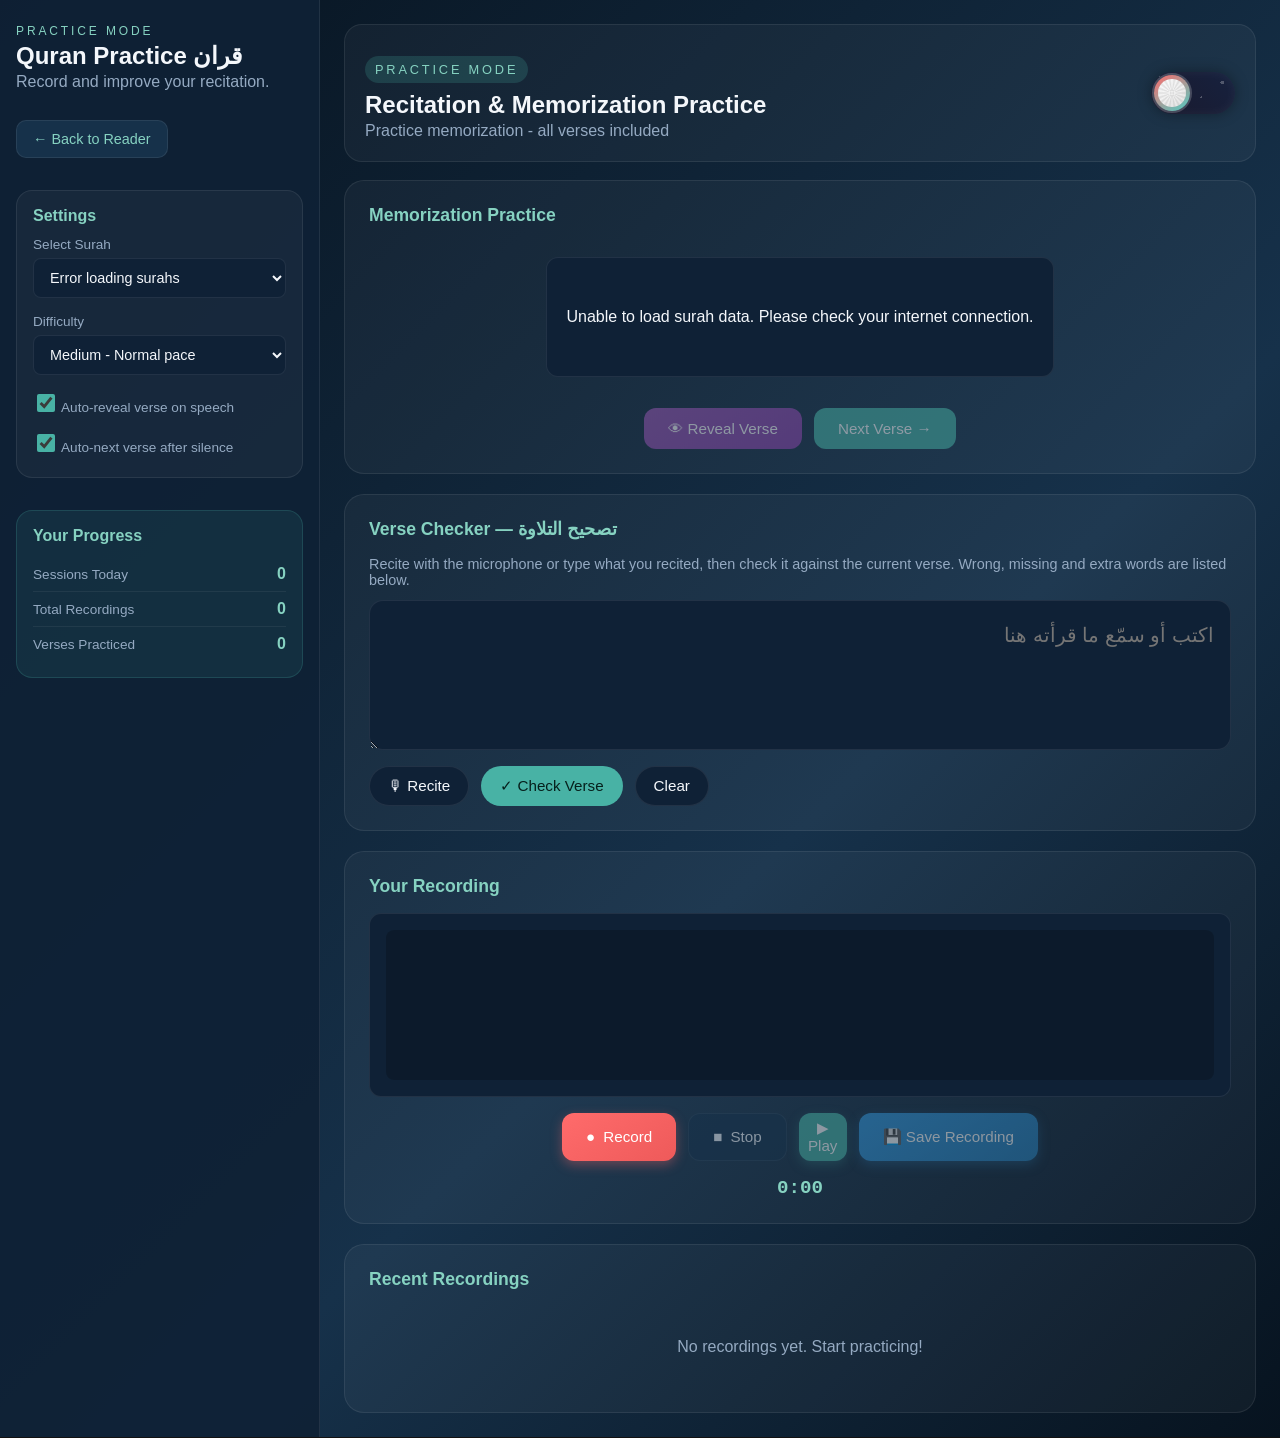
<file: practice.html>
<!DOCTYPE html>
<html lang="en">
  <head>
    <meta charset="UTF-8" />
    <meta name="viewport" content="width=device-width, initial-scale=1.0" />
    <title>تسميع القران</title>
    <meta name="description" content="Practice Quran memorization with microphone recording. Verses appear as you recite." />
    <meta name="keywords" content="قرآن, تلاوة, حفظ, تسجيل, ممارسة" />
    <link rel="stylesheet" href="styles.css" />
    <link rel="stylesheet" href="practice.css" />
    <link rel="icon" type="image/x-icon" href="https://i1.sndcdn.com/avatars-fheFiXbBUakGm6ne-YJQq2w-t240x240.jpg" />
  </head>
  <body>
    <div class="app-shell">
      <aside class="sidebar">
        <div class="sidebar-header">
          <div>
            <p class="eyebrow">Practice Mode</p>
            <h1>Quran Practice قران</h1>
            <p class="subtitle">Record and improve your recitation.</p>
          </div>
          <div class="navigation">
            <a href="index.html" class="nav-link">← Back to Reader</a>
          </div>
        </div>
        
        <div class="practice-settings">
          <h3>Settings</h3>
          <div class="setting-group">
            <label for="surahSelect">Select Surah</label>
            <select id="surahSelect" class="styled-select">
              <option value="">Loading surahs...</option>
            </select>
          </div>
          
          <div class="setting-group">
            <label for="difficultyLevel">Difficulty</label>
            <select id="difficultyLevel" class="styled-select">
              <option value="easy">Easy - Slow pace</option>
              <option value="medium" selected>Medium - Normal pace</option>
              <option value="hard">Hard - Fast pace</option>
            </select>
          </div>
          
          <div class="setting-group">
            <label class="toggle-label">
              <input type="checkbox" id="autoRevealToggle" checked>
              <span>Auto-reveal verse on speech</span>
            </label>
          </div>
          
          <div class="setting-group">
            <label class="toggle-label">
              <input type="checkbox" id="autoNextToggle" checked>
              <span>Auto-next verse after silence</span>
            </label>
          </div>
        </div>
        
        <div class="progress-stats">
          <h3>Your Progress</h3>
          <div class="stat-item">
            <span class="stat-label">Sessions Today</span>
            <span class="stat-value" id="sessionsToday">0</span>
          </div>
          <div class="stat-item">
            <span class="stat-label">Total Recordings</span>
            <span class="stat-value" id="totalRecordings">0</span>
          </div>
          <div class="stat-item">
            <span class="stat-label">Verses Practiced</span>
            <span class="stat-value" id="versesPracticed">0</span>
          </div>
        </div>
      </aside>

      <main class="content">
        <header class="content-header">
          <div>
            <p class="badge">Practice Mode</p>
            <h2>Recitation & Memorization Practice</h2>
            <p class="meta">Practice memorization - all verses included</p>
          </div>
          <div class="content-actions">
            <label class="cosmic-toggle" title="Toggle light and dark mode">
              <input id="themeToggle" class="toggle" type="checkbox" aria-label="Use light mode" />
              <div class="slider">
                <div class="cosmos"></div>
                <div class="energy-line"></div>
                <div class="energy-line"></div>
                <div class="energy-line"></div>
                <div class="toggle-orb">
                  <div class="inner-orb"></div>
                  <div class="ring"></div>
                </div>
                <div class="particles">
                  <div style="--angle: 30deg" class="particle"></div>
                  <div style="--angle: 60deg" class="particle"></div>
                  <div style="--angle: 90deg" class="particle"></div>
                  <div style="--angle: 120deg" class="particle"></div>
                  <div style="--angle: 150deg" class="particle"></div>
                  <div style="--angle: 180deg" class="particle"></div>
                </div>
              </div>
            </label>
          </div>
        </header>

        <section class="practice-area">
          <div class="memorization-section">
            <h3>Memorization Practice</h3>
            <div class="memorization-content">
              <div class="verse-container" id="verseContainer">
                <div class="verse-hint" id="verseHint">
                  <p>Select a surah and start recording to practice memorization</p>
                  <p class="hint-text">The verse will appear as you recite</p>
                </div>
                <div class="verse-display hidden" id="verseDisplay">
                  <p id="verseText"></p>
                </div>
              </div>
              <div class="verse-controls">
                <button id="revealBtn" class="reveal-button" type="button" aria-label="Reveal verse" disabled>
                  👁 Reveal Verse
                </button>
                <button id="nextVerseBtn" class="next-verse-button" type="button" aria-label="Next verse" disabled>
                  Next Verse →
                </button>
              </div>
            </div>
          </div>

          <div class="checker-section" id="checkerSection">
            <h3>Verse Checker — تصحيح التلاوة</h3>
            <p class="checker-help">
              Recite with the microphone or type what you recited, then check it against the current verse.
              Wrong, missing and extra words are listed below.
            </p>
            <textarea
              id="checkerInput"
              class="checker-input"
              dir="rtl"
              rows="3"
              placeholder="اكتب أو سمّع ما قرأته هنا"
            ></textarea>
            <div class="checker-controls">
              <button id="listenBtn" class="listen-button" type="button" aria-label="Recite and transcribe">
                🎙 Recite
              </button>
              <button id="checkBtn" class="check-button" type="button" aria-label="Check verse">
                ✓ Check Verse
              </button>
              <button id="clearCheckBtn" class="clear-check-button" type="button" aria-label="Clear">
                Clear
              </button>
            </div>
            <div class="checker-result hidden" id="checkerResult">
              <div class="checker-verdict" id="checkerVerdict"></div>
              <div class="checker-diff" id="checkerDiff" dir="rtl"></div>
              <ul class="checker-mistakes" id="checkerMistakes"></ul>
            </div>
          </div>

          <div class="recording-section">
            <h3>Your Recording</h3>
            <div class="recording-interface">
              <div class="visualizer-container">
                <canvas id="audioVisualizer" width="600" height="150"></canvas>
                <div class="recording-indicator" id="recordingIndicator">
                  <div class="recording-dot"></div>
                  <span>Recording</span>
                </div>
              </div>
              
              <div class="recording-controls">
                <button id="recordBtn" class="record-button" type="button" aria-label="Start recording">
                  <span class="record-icon">●</span>
                  <span class="record-text">Record</span>
                </button>
                <button id="stopBtn" class="stop-button" type="button" aria-label="Stop recording" disabled>
                  <span class="stop-icon">■</span>
                  <span class="stop-text">Stop</span>
                </button>
                <button id="playRecordingBtn" class="play-button small" type="button" aria-label="Play your recording" disabled>
                  ▶ Play
                </button>
                <button id="compareBtn" class="compare-button" type="button" aria-label="Save recording" disabled>
                  💾 Save Recording
                </button>
              </div>
              
              <div class="recording-timer">
                <span id="recordingTime">0:00</span>
              </div>
            </div>
          </div>



          <div class="recordings-history">
            <h3>Recent Recordings</h3>
            <div class="history-list" id="historyList">
              <div class="empty-state">No recordings yet. Start practicing!</div>
            </div>
          </div>
        </section>
      </main>
    </div>

    <script src="checker.js"></script>
    <script src="practice.js"></script>
  </body>
</html>
</file>
<file: styles.css>
:root {
  color-scheme: dark;
  --bg: #07131f;
  --panel: #0f2136;
  --panel-2: #16314a;
  --text: #f4f7fb;
  --muted: #95aac2;
  --accent: #48b2a5;
  --accent-2: #86d2c1;
  --border: rgba(255, 255, 255, 0.08);
}

:root[data-theme="light"] {
  color-scheme: light;
  --bg: #eef7f4;
  --panel: #ffffff;
  --panel-2: #e3f0ec;
  --text: #142b2d;
  --muted: #5b7372;
  --accent: #2f9185;
  --accent-2: #19675f;
  --border: rgba(20, 43, 45, 0.14);
}

* {
  box-sizing: border-box;
}

body {
  margin: 0;
  font-family: "Segoe UI", Tahoma, Geneva, Verdana, sans-serif;
  background: linear-gradient(135deg, var(--bg), var(--panel-2) 60%, var(--bg));
  color: var(--text);
  min-height: 100vh;
}

button,
input {
  font: inherit;
}

.app-shell {
  display: grid;
  grid-template-columns: 320px 1fr;
  min-height: 100vh;
}

.sidebar {
  background: color-mix(in srgb, var(--panel) 92%, transparent);
  border-right: 1px solid var(--border);
  padding: 24px 16px;
  display: flex;
  flex-direction: column;
  gap: 16px;
}

.sidebar-header {
  display: flex;
  flex-direction: column;
  gap: 10px;
}

.eyebrow {
  text-transform: uppercase;
  letter-spacing: 0.24em;
  font-size: 0.75rem;
  color: var(--accent-2);
  margin: 0 0 4px;
}
.eyebrow a {
  color: var(--accent-2);
  text-decoration: none;
  text-decoration-color: var(--accent-2);
  width: 100px;
}
h1,
h2 {
  margin: 0;
}

.subtitle,
.meta {
  color: var(--muted);
  margin: 0;
  line-height: 1.5;
}

.search-box {
  display: flex;
  align-items: center;
  gap: 8px;
  background: var(--panel);
  padding: 10px 12px;
  border-radius: 999px;
  border: 1px solid var(--border);
}

.search-box input {
  background: transparent;
  border: none;
  outline: none;
  color: var(--text);
  width: 100%;
}

.practice-link {
  display: flex;
  align-items: center;
  gap: 8px;
  padding: 10px 14px;
  background: linear-gradient(145deg, rgba(72, 178, 165, 0.2), rgba(134, 210, 193, 0.1));
  border: 1px solid rgba(72, 178, 165, 0.3);
  border-radius: 12px;
  color: var(--accent-2);
  text-decoration: none;
  font-size: 0.9rem;
  font-weight: 500;
  transition: all 300ms ease;
  margin-bottom: 8px;
}

.practice-link:hover {
  background: linear-gradient(145deg, rgba(72, 178, 165, 0.3), rgba(134, 210, 193, 0.2));
  border-color: var(--accent);
  transform: translateY(-2px);
  box-shadow: 0 4px 12px rgba(72, 178, 165, 0.2);
}

.surah-list {
  overflow-y: auto;
  display: flex;
  flex-direction: column;
  gap: 8px;
  padding-right: 4px;
}

.surah-item {
  display: flex;
  justify-content: space-between;
  align-items: center;
  padding: 12px 14px;
  border-radius: 12px;
  border: 1px solid transparent;
  background: transparent;
  color: var(--text);
  text-align: left;
  cursor: pointer;
  transition: 180ms ease;
}

.surah-item:hover,
.surah-item.active {
  background: var(--panel-2);
  border-color: var(--accent);
}

.surah-item strong {
  font-size: 0.95rem;
}

.surah-item span {
  color: var(--muted);
  font-size: 0.85rem;
}

.content {
  padding: 24px;
  display: flex;
  flex-direction: column;
  gap: 18px;
}

.content-header {
  display: flex;
  justify-content: space-between;
  align-items: center;
  gap: 16px;
  background: rgba(255, 255, 255, 0.04);
  border: 1px solid var(--border);
  border-radius: 18px;
  padding: 18px 20px;
}

.audio-panel {
  position: relative;
  display: flex;
  justify-content: center;
  min-height: 190px;
  padding: 50px 24px 22px;
  background: linear-gradient(120deg, rgba(72, 178, 165, 0.16), rgba(22, 49, 74, 0.9));
  border: 1px solid rgba(134, 210, 193, 0.28);
  border-radius: 20px;
}

.record-stage {
  position: absolute;
  z-index: 2;
  top: -55px;
  left: 50%;
  width: 128px;
  height: 128px;
  transform: translateX(-50%);
  transition: transform 220ms ease, top 220ms ease;
}

.record {
  width: 128px;
  height: 128px;
  overflow: hidden;
  border: 4px solid #89919d;
  border-radius: 50%;
  box-shadow: 0 8px 18px rgba(0, 0, 0, 0.4);
}

.record svg {
  display: block;
  width: 100%;
  height: 100%;
  animation: record-spin 3s linear infinite;
  animation-play-state: paused;
}

.record-pin {
  position: absolute;
  z-index: 3;
  top: 50%;
  left: 50%;
  width: 32px;
  height: 32px;
  background: #fff;
  border: 4px solid #89919d;
  border-radius: 50%;
  transform: translate(-50%, -50%);
  box-shadow: 0 2px 6px rgba(0, 0, 0, 0.3);
}

.audio-panel:has(.play-button.is-playing) .record-stage {
  transform: translateX(-50%) scale(1.04);
}

.audio-panel:has(.play-button.is-playing) .record svg {
  animation-play-state: running;
}

@keyframes record-spin {
  to { transform: rotate(360deg); }
}

.player-card {
  width: min(100%, 560px);
  padding: 24px;
  background: linear-gradient(145deg, var(--panel-2), var(--panel));
  color: var(--text);
  border-radius: 18px;
  box-shadow: 0 12px 24px rgba(0, 0, 0, 0.22);
  display: flex;
  flex-direction: column;
  gap: 16px;
  transition: width 220ms ease;
}

.player-info {
  display: flex;
  flex-direction: column;
  gap: 12px;
}

.info-content {
  display: flex;
  flex-direction: column;
  gap: 4px;
}

.audio-panel h3,
.audio-label,
.audio-status {
  margin: 0;
}

.audio-label {
  color: var(--accent-2);
  font-size: 0.78rem;
  letter-spacing: 0.14em;
  text-transform: uppercase;
}

.audio-panel h3 {
  margin-top: 5px;
  font-size: 1.05rem;
}

.audio-status {
  color: var(--muted);
  font-size: 0.88rem;
  margin-top: 4px;
}

.reciter-picker {
  display: flex;
  flex-direction: column;
  flex-shrink: 0;
  gap: 4px;
  color: var(--muted);
  font-size: 0.72rem;
}

.reciter-buttons {
  display: flex;
  gap: 10px;
  flex-wrap: wrap;
}

.reciter-btn {
  display: inline-flex;
  align-items: center;
  justify-content: center;
  padding: 12px 20px;
  background: rgb(9, 9, 11);
  border: 1.58px solid rgb(82, 82, 91);
  color: rgb(226, 232, 240);
  border-radius: 12px;
  cursor: pointer;
  font-weight: 500;
  font-size: 0.9rem;
  white-space: nowrap;
  box-shadow: 0 4px 6px -1px rgba(0, 0, 0, 0.1);
  transition: all 300ms ease;
}

.reciter-btn:hover {
  transform: translateY(-0.335rem);
  box-shadow: 0 10px 15px -3px rgba(0, 0, 0, 0.3);
}

.reciter-btn.active {
  background: rgb(72, 178, 165);
  color: rgb(9, 9, 11);
  border-color: rgb(72, 178, 165);
  font-weight: 600;
  box-shadow: 0 10px 15px -3px rgba(72, 178, 165, 0.3);
}

.timeline {
  display: flex;
  align-items: center;
  gap: 8px;
  color: var(--muted);
  font-size: 0.75rem;
}

#progressBar {
  flex: 1;
  height: 5px;
  accent-color: var(--accent);
  cursor: pointer;
}

.player-controls {
  display: flex;
  align-items: center;
  justify-content: center;
  gap: 20px;
}

.volume-slider {
  --slider-width: 72px;
  --slider-height: 10px;
  --slider-bg: rgba(149, 170, 194, 0.24);
  --slider-border-radius: 5px;
  --level-color: var(--accent);
  --icon-color: var(--slider-bg);
  --icon-size: 25px;
  position: relative;
  display: inline-flex;
  align-items: center;
  width: 110px;
  cursor: pointer;
}

.volume-slider .volume {
  position: absolute;
  left: 0;
  width: var(--icon-size);
  height: var(--icon-size);
  color: var(--icon-color);
  pointer-events: none;
  transition: color 0.5s;
}

.volume-slider .level {
  width: var(--slider-width);
  height: var(--slider-height);
  margin-left: 35px;
  appearance: none;
  background: var(--slider-bg);
  border-radius: var(--slider-border-radius);
  overflow: hidden;
  cursor: inherit;
}

.volume-slider .level::-webkit-slider-thumb {
  width: 0;
  height: 0;
  appearance: none;
  box-shadow: -100px 0 5px 100px var(--level-color), -100px 0 20px 100px var(--level-color);
}

.volume-slider .level::-moz-range-thumb {
  width: 0;
  height: 0;
  border: none;
  box-shadow: -100px 0 5px 100px var(--level-color), -100px 0 20px 100px var(--level-color);
}

.volume-slider .level:hover ~ .volume {
  color: var(--accent-2);
  opacity: 0.6;
}

.volume-slider .level:focus-visible {
  outline: 2px solid var(--accent-2);
  outline-offset: 4px;
}

.player-icon,
.play-button {
  display: inline-flex;
  align-items: center;
  justify-content: center;
  border: 0;
  background: transparent;
  color: var(--muted);
  cursor: pointer;
}

.player-icon {
  width: 36px;
  height: 36px;
  font-size: 1rem;
}

.player-icon:hover,
.player-icon.active {
  color: var(--accent-2);
}

.play-button {
  width: 48px;
  height: 48px;
  color: #fff;
  background: var(--accent);
  border-radius: 50%;
  font-size: 1.1rem;
  box-shadow: 0 5px 12px rgba(72, 178, 165, 0.35);
}

.play-button.is-playing {
  background: #2d8d82;
}

.badge {
  display: inline-block;
  margin-bottom: 8px;
  padding: 6px 10px;
  border-radius: 999px;
  background: rgba(72, 178, 165, 0.2);
  color: var(--accent-2);
  font-size: 0.8rem;
  text-transform: uppercase;
  letter-spacing: 0.22em;
}

.content-actions {
  display: flex;
  gap: 10px;
}

.ghost-btn {
  display: inline-flex;
  align-items: center;
  justify-content: center;
  background: rgb(9, 9, 11);
  border: 1.58px solid rgb(82, 82, 91);
  color: rgb(226, 232, 240);
  padding: 12px 20px;
  border-radius: 12px;
  font-weight: 500;
  box-shadow: 0 4px 6px -1px rgba(0, 0, 0, 0.1);
  cursor: pointer;
  transition: all 300ms ease;
}

.ghost-btn:hover {
  transform: translateY(-0.335rem);
  box-shadow: 0 10px 15px -3px rgba(0, 0, 0, 0.3);
}

:root[data-theme="light"] .ghost-btn,
:root[data-theme="light"] .reciter-btn {
  background: #f6fbfa;
  border-color: rgba(20, 43, 45, 0.2);
  color: var(--text);
}

:root[data-theme="light"] .reciter-btn.active {
  background: var(--accent);
  border-color: var(--accent);
  color: #fff;
}

.ghost-btn:focus-visible {
  outline: 2px solid var(--accent-2);
  outline-offset: 3px;
}

.loader {
  padding: 24px;
  text-align: center;
  color: var(--muted);
}

.surah-content {
  background: rgba(255, 255, 255, 0.04);
  border: 1px solid var(--border);
  border-radius: 20px;
  padding: 24px;
  overflow: hidden;
}

.surah-intro {
  border-bottom: 1px solid var(--border);
  padding-bottom: 16px;
  margin-bottom: 16px;
}

.surah-intro h3 {
  margin: 0 0 6px;
}

.verses {
  display: flex;
  flex-direction: column;
  gap: 14px;
}

.ayah {
  padding: 12px 0;
  border-bottom: 1px solid rgba(255, 255, 255, 0.06);
}

.ayah-number {
  display: inline-flex;
  align-items: center;
  justify-content: center;
  width: 34px;
  height: 34px;
  border-radius: 50%;
  background: rgba(72, 178, 165, 0.18);
  color: var(--accent-2);
  margin-bottom: 8px;
  font-size: 0.9rem;
}

.ayah-text {
  font-size: 1.25rem;
  font-family: "Noto Naskh Arabic", "Amiri", serif;
  line-height: 2;
  direction: rtl;
  text-align: right;
  margin: 0 0 8px;
}

.ayah-translation {
  color: var(--muted);
  line-height: 1.65;
  margin: 0;
}

.empty-state {
  padding: 32px;
  text-align: center;
  color: var(--muted);
}

.cosmic-toggle {
  position: relative;
  display: block;
  flex: 0 0 84px;
  width: 84px;
  height: 42px;
  transform-style: preserve-3d;
  perspective: 500px;
}

.cosmic-toggle .toggle {
  position: absolute;
  opacity: 0;
  width: 1px;
  height: 1px;
}

.cosmic-toggle .slider {
  position: absolute;
  inset: 0;
  display: block;
  width: auto;
  height: auto;
  margin: 0;
  cursor: pointer;
  background: linear-gradient(45deg, #1a1a2e, #16213e);
  border-radius: 35px;
  transition: 0.5s;
  overflow: hidden;
  box-shadow: 0 0 14px rgba(0, 0, 0, 0.35), inset 0 0 12px rgba(255, 255, 255, 0.05);
}

.cosmic-toggle .cosmos {
  position: absolute;
  inset: 0;
  background: radial-gradient(1px 1px at 10% 10%, #fff 100%, transparent), radial-gradient(2px 2px at 30% 30%, #fff 100%, transparent), radial-gradient(1px 1px at 60% 60%, #fff 100%, transparent), radial-gradient(2px 2px at 85% 25%, #fff 100%, transparent);
  opacity: 0.25;
  transition: 0.5s;
}

.cosmic-toggle .toggle-orb {
  position: absolute;
  z-index: 2;
  width: 36px;
  height: 36px;
  left: 3px;
  bottom: 3px;
  border-radius: 50%;
  background: linear-gradient(145deg, #ff6b6b, #4ecdc4);
  transition: 0.6s cubic-bezier(0.68, -0.55, 0.265, 1.55);
}

.cosmic-toggle .inner-orb {
  position: absolute;
  inset: 4px;
  overflow: hidden;
  border-radius: 50%;
  background: linear-gradient(145deg, #fff, #e6e6e6);
}

.cosmic-toggle .inner-orb::before {
  content: "";
  position: absolute;
  inset: 0;
  background: repeating-conic-gradient(transparent 0deg, rgba(0, 0, 0, 0.1) 10deg, transparent 20deg);
  animation: patternRotate 10s linear infinite;
}

.cosmic-toggle .ring {
  position: absolute;
  inset: -2px;
  border: 2px solid rgba(255, 255, 255, 0.2);
  border-radius: 50%;
}

.cosmic-toggle .energy-line,
.cosmic-toggle .particles {
  position: absolute;
  pointer-events: none;
}

.cosmic-toggle .energy-line {
  width: 100%;
  height: 1px;
  background: linear-gradient(90deg, transparent, rgba(78, 205, 196, 0.6), transparent);
  opacity: 0;
}

.cosmic-toggle .energy-line:nth-child(1) { top: 20%; transform: rotate(15deg); }
.cosmic-toggle .energy-line:nth-child(2) { top: 50%; }
.cosmic-toggle .energy-line:nth-child(3) { top: 80%; transform: rotate(-15deg); }
.cosmic-toggle .particles { inset: 0; }
.cosmic-toggle .particle { position: absolute; width: 3px; height: 3px; background: #4ecdc4; border-radius: 50%; opacity: 0; }
.cosmic-toggle .particle:nth-child(1) { left: 20%; }
.cosmic-toggle .particle:nth-child(2) { left: 40%; }
.cosmic-toggle .particle:nth-child(3) { left: 60%; }
.cosmic-toggle .particle:nth-child(4) { left: 80%; }
.cosmic-toggle .particle:nth-child(5) { left: 30%; }
.cosmic-toggle .particle:nth-child(6) { left: 70%; }
.cosmic-toggle .toggle:checked + .slider .toggle-orb { transform: translateX(42px) rotate(360deg); background: linear-gradient(145deg, #4ecdc4, #45b7af); }
.cosmic-toggle .toggle:checked + .slider .inner-orb { background: linear-gradient(145deg, #45b7af, #3da89f); transform: scale(0.9); }
.cosmic-toggle .toggle:checked + .slider .energy-line { opacity: 1; animation: energyFlow 2s linear infinite; }
.cosmic-toggle:hover .slider { transform: rotateX(7deg) rotateY(7deg); }
.cosmic-toggle:hover .toggle-orb { filter: brightness(1.15); box-shadow: 0 0 16px rgba(78, 205, 196, 0.5); }

@keyframes patternRotate { to { transform: rotate(360deg); } }
@keyframes energyFlow { 0% { transform: scaleX(0); opacity: 0; } 50% { transform: scaleX(1); opacity: 1; } 100% { transform: scaleX(0); opacity: 0; } }

@media (max-width: 900px) {
  .app-shell {
    grid-template-columns: 1fr;
  }

  .sidebar {
    border-right: none;
    border-bottom: 1px solid var(--border);
  }

  .content {
    padding-top: 0;
  }

  .content-header {
    align-items: flex-start;
    flex-direction: column;
  }

  .content-actions {
    width: 100%;
    flex-wrap: wrap;
  }

  .audio-panel {
    min-height: 205px;
    padding-inline: 14px;
  }

  .player-card {
    width: 100%;
  }

  .player-info {
    flex-direction: column;
  }

  .reciter-picker {
    width: 100%;
  }

  .player-controls {
    gap: 12px;
  }
}

@media (max-width: 600px) {
  .sidebar {
    padding: 16px 12px;
  }

  .sidebar-header {
    gap: 8px;
  }

  .subtitle {
    font-size: 0.85rem;
  }

  .search-box {
    padding: 8px 10px;
  }

  .surah-item {
    padding: 10px 12px;
  }

  .content {
    padding: 16px 12px;
  }

  .content-header {
    padding: 14px 16px;
  }

  .surah-content {
    padding: 16px;
  }

  .ayah-text {
    font-size: 1.1rem;
  }

  .ayah-number {
    width: 28px;
    height: 28px;
    font-size: 0.8rem;
  }

  .audio-panel {
    min-height: 180px;
    padding: 40px 12px 16px;
  }

  .record-stage {
    width: 100px;
    height: 100px;
    top: -45px;
  }

  .player-card {
    padding: 16px;
  }

  .audio-panel h3 {
    font-size: 0.95rem;
  }

  .reciter-buttons {
    gap: 8px;
  }

  .reciter-btn {
    padding: 10px 14px;
    font-size: 0.85rem;
  }

  .timeline {
    font-size: 0.7rem;
  }

  .play-button {
    width: 44px;
    height: 44px;
    font-size: 1rem;
  }

  .player-icon {
    width: 32px;
    height: 32px;
    font-size: 0.9rem;
  }
}
</file>
<file: practice.css>
/* Practice Page Specific Styles */

.navigation {
  margin-top: 16px;
}

.nav-link {
  display: inline-flex;
  align-items: center;
  padding: 10px 16px;
  background: var(--panel-2);
  border: 1px solid var(--border);
  border-radius: 10px;
  color: var(--accent-2);
  text-decoration: none;
  font-size: 0.9rem;
  transition: all 300ms ease;
}

.nav-link:hover {
  background: var(--accent);
  color: #fff;
  transform: translateY(-2px);
}

.practice-settings {
  padding: 16px;
  background: rgba(255, 255, 255, 0.04);
  border: 1px solid var(--border);
  border-radius: 16px;
  margin-top: 16px;
}

.practice-settings h3 {
  margin: 0 0 12px;
  font-size: 1rem;
  color: var(--accent-2);
}

.setting-group {
  margin-bottom: 16px;
}

.setting-group:last-child {
  margin-bottom: 0;
}

.setting-group label {
  display: block;
  margin-bottom: 6px;
  font-size: 0.85rem;
  color: var(--muted);
}

.styled-select {
  width: 100%;
  padding: 10px 12px;
  background: var(--panel);
  border: 1px solid var(--border);
  border-radius: 8px;
  color: var(--text);
  font-size: 0.9rem;
  cursor: pointer;
  transition: border-color 300ms ease;
}

.styled-select:focus {
  outline: none;
  border-color: var(--accent);
}

.toggle-label {
  display: flex;
  align-items: center;
  gap: 10px;
  cursor: pointer;
  font-size: 0.9rem;
  color: var(--text);
}

.toggle-label input[type="checkbox"] {
  width: 18px;
  height: 18px;
  accent-color: var(--accent);
  cursor: pointer;
}

.toggle-label span {
  user-select: none;
}

.progress-stats {
  padding: 16px;
  background: rgba(72, 178, 165, 0.1);
  border: 1px solid rgba(72, 178, 165, 0.2);
  border-radius: 16px;
  margin-top: 16px;
}

.progress-stats h3 {
  margin: 0 0 12px;
  font-size: 1rem;
  color: var(--accent-2);
}

.stat-item {
  display: flex;
  justify-content: space-between;
  align-items: center;
  padding: 8px 0;
  border-bottom: 1px solid rgba(255, 255, 255, 0.06);
}

.stat-item:last-child {
  border-bottom: none;
}

.stat-label {
  font-size: 0.85rem;
  color: var(--muted);
}

.stat-value {
  font-size: 1rem;
  font-weight: 600;
  color: var(--accent-2);
}

.practice-area {
  display: flex;
  flex-direction: column;
  gap: 20px;
}

.memorization-section,
.checker-section,
.recording-section,
.recordings-history {
  background: rgba(255, 255, 255, 0.04);
  border: 1px solid var(--border);
  border-radius: 20px;
  padding: 24px;
}

.memorization-section h3,
.checker-section h3,
.recording-section h3,
.recordings-history h3 {
  margin: 0 0 16px;
  font-size: 1.1rem;
  color: var(--accent-2);
}

.memorization-content {
  display: flex;
  flex-direction: column;
  gap: 16px;
}

.verse-container {
  position: relative;
  min-height: 150px;
  display: flex;
  align-items: center;
  justify-content: center;
}

.verse-hint {
  text-align: center;
  padding: 20px;
  background: var(--panel);
  border: 1px solid var(--border);
  border-radius: 12px;
  min-height: 120px;
  display: flex;
  flex-direction: column;
  align-items: center;
  justify-content: center;
  gap: 8px;
}

.verse-hint p {
  margin: 0;
  color: var(--text);
}

.hint-text {
  color: var(--muted) !important;
  font-size: 0.9rem !important;
}

.verse-counter {
  color: var(--accent-2) !important;
  font-size: 0.85rem !important;
  font-weight: 600;
  padding: 4px 12px;
  background: rgba(72, 178, 165, 0.2);
  border-radius: 20px;
}

.verse-display {
  padding: 20px;
  background: var(--panel);
  border: 1px solid var(--border);
  border-radius: 12px;
  min-height: 120px;
  display: flex;
  align-items: center;
  justify-content: center;
  transition: all 300ms ease;
}

.verse-display.hidden {
  display: none;
}

.verse-display p {
  font-size: 1.4rem;
  font-family: "Noto Naskh Arabic", "Amiri", serif;
  line-height: 2;
  direction: rtl;
  text-align: center;
  margin: 0;
}

.verse-controls {
  display: flex;
  gap: 12px;
  justify-content: center;
  flex-wrap: wrap;
}

.reveal-button,
.next-verse-button {
  display: inline-flex;
  align-items: center;
  justify-content: center;
  gap: 8px;
  padding: 12px 24px;
  border: none;
  border-radius: 12px;
  font-size: 0.95rem;
  font-weight: 500;
  cursor: pointer;
  transition: all 300ms ease;
}

.reveal-button {
  background: linear-gradient(145deg, #9b59b6, #8e44ad);
  color: #fff;
  box-shadow: 0 4px 12px rgba(155, 89, 182, 0.35);
}

.reveal-button:hover:not(:disabled) {
  transform: translateY(-2px);
  box-shadow: 0 6px 16px rgba(155, 89, 182, 0.45);
}

.next-verse-button {
  background: var(--accent);
  color: #fff;
  box-shadow: 0 4px 12px rgba(72, 178, 165, 0.35);
}

.next-verse-button:hover:not(:disabled) {
  transform: translateY(-2px);
  box-shadow: 0 6px 16px rgba(72, 178, 165, 0.45);
}

.reveal-button:disabled,
.next-verse-button:disabled {
  opacity: 0.5;
  cursor: not-allowed;
  transform: none;
  box-shadow: none;
}

.reference-content {
  display: flex;
  flex-direction: column;
  gap: 16px;
}

.verse-display {
  padding: 20px;
  background: var(--panel);
  border: 1px solid var(--border);
  border-radius: 12px;
  min-height: 120px;
  display: flex;
  align-items: center;
  justify-content: center;
}

.verse-display p {
  font-size: 1.4rem;
  font-family: "Noto Naskh Arabic", "Amiri", serif;
  line-height: 2;
  direction: rtl;
  text-align: center;
  margin: 0;
}

.loading-text {
  color: var(--muted);
  font-size: 0.9rem !important;
  font-family: inherit !important;
  direction: ltr !important;
}

.reference-audio {
  display: flex;
  align-items: center;
  gap: 16px;
  padding: 16px;
  background: linear-gradient(145deg, var(--panel-2), var(--panel));
  border-radius: 12px;
}

.audio-info {
  flex: 1;
}

.recording-interface {
  display: flex;
  flex-direction: column;
  gap: 16px;
}

.visualizer-container {
  position: relative;
  padding: 16px;
  background: var(--panel);
  border: 1px solid var(--border);
  border-radius: 12px;
  min-height: 182px;
  display: flex;
  align-items: center;
  justify-content: center;
}

#audioVisualizer {
  width: 100%;
  height: 150px;
  background: rgba(0, 0, 0, 0.2);
  border-radius: 8px;
}

.recording-indicator {
  position: absolute;
  top: 20px;
  right: 20px;
  display: flex;
  align-items: center;
  gap: 8px;
  padding: 8px 12px;
  background: rgba(255, 0, 0, 0.2);
  border: 1px solid rgba(255, 0, 0, 0.4);
  border-radius: 20px;
  font-size: 0.8rem;
  color: #ff6b6b;
  opacity: 0;
  transition: opacity 300ms ease;
}

.recording-indicator.active {
  opacity: 1;
}

.recording-dot {
  width: 8px;
  height: 8px;
  background: #ff6b6b;
  border-radius: 50%;
  animation: pulse 1s infinite;
}

@keyframes pulse {
  0%, 100% { opacity: 1; }
  50% { opacity: 0.5; }
}

.recording-controls {
  display: flex;
  gap: 12px;
  flex-wrap: wrap;
  justify-content: center;
}

.record-button,
.stop-button,
.play-button.small,
.compare-button {
  display: inline-flex;
  align-items: center;
  justify-content: center;
  gap: 8px;
  padding: 12px 24px;
  border: none;
  border-radius: 12px;
  font-size: 0.95rem;
  font-weight: 500;
  cursor: pointer;
  transition: all 300ms ease;
}

.record-button {
  background: linear-gradient(145deg, #ff6b6b, #ee5a5a);
  color: #fff;
  box-shadow: 0 4px 12px rgba(255, 107, 107, 0.35);
}

.record-button:hover:not(:disabled) {
  transform: translateY(-2px);
  box-shadow: 0 6px 16px rgba(255, 107, 107, 0.45);
}

.record-button:disabled {
  opacity: 0.5;
  cursor: not-allowed;
}

.record-button.recording {
  background: linear-gradient(145deg, #ff4444, #cc0000);
  animation: recording-pulse 1.5s infinite;
}

@keyframes recording-pulse {
  0%, 100% { box-shadow: 0 4px 12px rgba(255, 107, 107, 0.35); }
  50% { box-shadow: 0 4px 20px rgba(255, 107, 107, 0.6); }
}

.stop-button {
  background: var(--panel-2);
  border: 1px solid var(--border);
  color: var(--text);
}

.stop-button:hover:not(:disabled) {
  background: var(--panel);
  transform: translateY(-2px);
}

.stop-button:disabled {
  opacity: 0.5;
  cursor: not-allowed;
}

.play-button.small {
  background: var(--accent);
  color: #fff;
  box-shadow: 0 4px 12px rgba(72, 178, 165, 0.35);
}

.play-button.small:hover:not(:disabled) {
  transform: translateY(-2px);
  box-shadow: 0 6px 16px rgba(72, 178, 165, 0.45);
}

.play-button.small:disabled {
  opacity: 0.5;
  cursor: not-allowed;
}

.compare-button {
  background: linear-gradient(145deg, #3498db, #2980b9);
  color: #fff;
  box-shadow: 0 4px 12px rgba(52, 152, 219, 0.35);
}

.compare-button:hover:not(:disabled) {
  transform: translateY(-2px);
  box-shadow: 0 6px 16px rgba(52, 152, 219, 0.45);
}

.compare-button:disabled {
  opacity: 0.5;
  cursor: not-allowed;
}

.recording-timer {
  text-align: center;
  font-size: 1.2rem;
  font-weight: 600;
  color: var(--accent-2);
  font-family: monospace;
}

.history-list {
  display: flex;
  flex-direction: column;
  gap: 12px;
  max-height: 300px;
  overflow-y: auto;
}

.history-item {
  display: flex;
  justify-content: space-between;
  align-items: center;
  padding: 12px 16px;
  background: var(--panel);
  border: 1px solid var(--border);
  border-radius: 10px;
  transition: all 300ms ease;
}

.history-item:hover {
  border-color: var(--accent);
  transform: translateX(4px);
}

.history-info {
  display: flex;
  flex-direction: column;
  gap: 4px;
  flex: 1;
}

.history-surah {
  font-weight: 600;
  font-size: 0.95rem;
}

.history-date {
  font-size: 0.8rem;
  color: var(--muted);
}

.history-actions {
  display: flex;
  gap: 8px;
}

.history-btn {
  padding: 6px 12px;
  background: var(--panel-2);
  border: 1px solid var(--border);
  border-radius: 8px;
  color: var(--text);
  font-size: 0.85rem;
  cursor: pointer;
  transition: all 300ms ease;
}

.history-btn:hover {
  background: var(--accent);
  color: #fff;
}

/* Responsive Design */
@media (max-width: 900px) {
  .app-shell {
    grid-template-columns: 1fr;
  }

  .sidebar {
    border-right: none;
    border-bottom: 1px solid var(--border);
  }

  .content {
    padding-top: 0;
  }

  .content-header {
    align-items: flex-start;
    flex-direction: column;
  }

  .content-actions {
    width: 100%;
    flex-wrap: wrap;
  }

  .practice-area {
    gap: 16px;
  }
  
  .memorization-section,
  .recording-section,
  .recordings-history {
    padding: 16px;
  }
  
  .recording-controls {
    flex-direction: column;
  }
  
  .record-button,
  .stop-button,
  .play-button.small,
  .compare-button {
    width: 100%;
  }
  
  .verse-controls {
    flex-direction: column;
  }
  
  .reveal-button,
  .next-verse-button {
    width: 100%;
  }

  .visualizer-container {
    min-height: 150px;
  }

  #audioVisualizer {
    height: 120px;
  }
}

@media (max-width: 600px) {
  .sidebar {
    padding: 16px 12px;
  }

  .practice-settings,
  .progress-stats {
    padding: 12px;
  }

  .memorization-section,
  .recording-section,
  .recordings-history {
    padding: 12px;
  }

  .verse-display,
  .verse-hint {
    padding: 16px;
    min-height: 100px;
  }

  .verse-display p {
    font-size: 1.2rem;
  }

  .recording-timer {
    font-size: 1rem;
  }

  .history-item {
    flex-direction: column;
    align-items: flex-start;
    gap: 12px;
  }

  .history-actions {
    width: 100%;
  }

  .history-btn {
    flex: 1;
  }
}
.checker-help {
  margin: 0 0 12px;
  color: var(--muted);
  font-size: 0.9rem;
}

.checker-input {
  width: 100%;
  resize: vertical;
  padding: 14px 16px;
  border-radius: 14px;
  border: 1px solid var(--border);
  background: var(--panel);
  color: var(--text);
  font-family: inherit;
  font-size: 1.25rem;
  line-height: 2;
}

.checker-input:focus {
  outline: none;
  border-color: var(--accent);
}

.checker-controls {
  display: flex;
  flex-wrap: wrap;
  gap: 12px;
  margin-top: 12px;
}

.listen-button,
.check-button,
.clear-check-button {
  padding: 10px 18px;
  border-radius: 999px;
  border: 1px solid var(--border);
  background: var(--panel);
  color: var(--text);
  cursor: pointer;
  font-size: 0.95rem;
  transition: transform 0.15s ease, border-color 0.15s ease;
}

.listen-button:hover,
.check-button:hover,
.clear-check-button:hover {
  transform: translateY(-1px);
  border-color: var(--accent);
}

.check-button {
  background: var(--accent);
  color: #06201c;
  border-color: transparent;
}

.listen-button.listening {
  background: #c0392b;
  color: #fff;
  border-color: transparent;
}

.checker-result {
  margin-top: 18px;
  display: flex;
  flex-direction: column;
  gap: 14px;
}

.checker-result.hidden {
  display: none;
}

.checker-verdict {
  font-weight: 600;
  padding: 12px 16px;
  border-radius: 14px;
  background: var(--panel);
  border: 1px solid var(--border);
}

.verdict-correct {
  border-color: #2ecc71;
  color: #2ecc71;
}

.verdict-incorrect,
.verdict-empty {
  border-color: #e67e22;
  color: #e67e22;
}

.verdict-unknown {
  color: var(--muted);
}

.checker-diff {
  font-size: 1.4rem;
  line-height: 2.2;
  text-align: right;
}

.diff-word {
  padding: 2px 6px;
  border-radius: 8px;
  margin: 0 2px;
}

.diff-correct {
  color: var(--text);
}

.diff-wrong {
  background: rgba(231, 76, 60, 0.18);
  color: #e74c3c;
  text-decoration: underline wavy #e74c3c;
}

.diff-missing {
  background: rgba(241, 196, 15, 0.18);
  color: #f1c40f;
  border: 1px dashed #f1c40f;
}

.diff-extra {
  background: rgba(155, 89, 182, 0.18);
  color: #b07cd0;
  text-decoration: line-through;
}

.checker-mistakes {
  list-style: none;
  margin: 0;
  padding: 0;
  display: flex;
  flex-direction: column;
  gap: 10px;
}

.mistake {
  display: flex;
  flex-direction: column;
  gap: 4px;
  padding: 10px 14px;
  border-radius: 12px;
  background: var(--panel);
  border-left: 4px solid var(--border);
}

.mistake-wrong {
  border-left-color: #e74c3c;
}

.mistake-missing {
  border-left-color: #f1c40f;
}

.mistake-extra {
  border-left-color: #b07cd0;
}

.mistake-ar {
  font-size: 1.1rem;
}

.mistake-en {
  font-size: 0.85rem;
  color: var(--muted);
}
</file>
